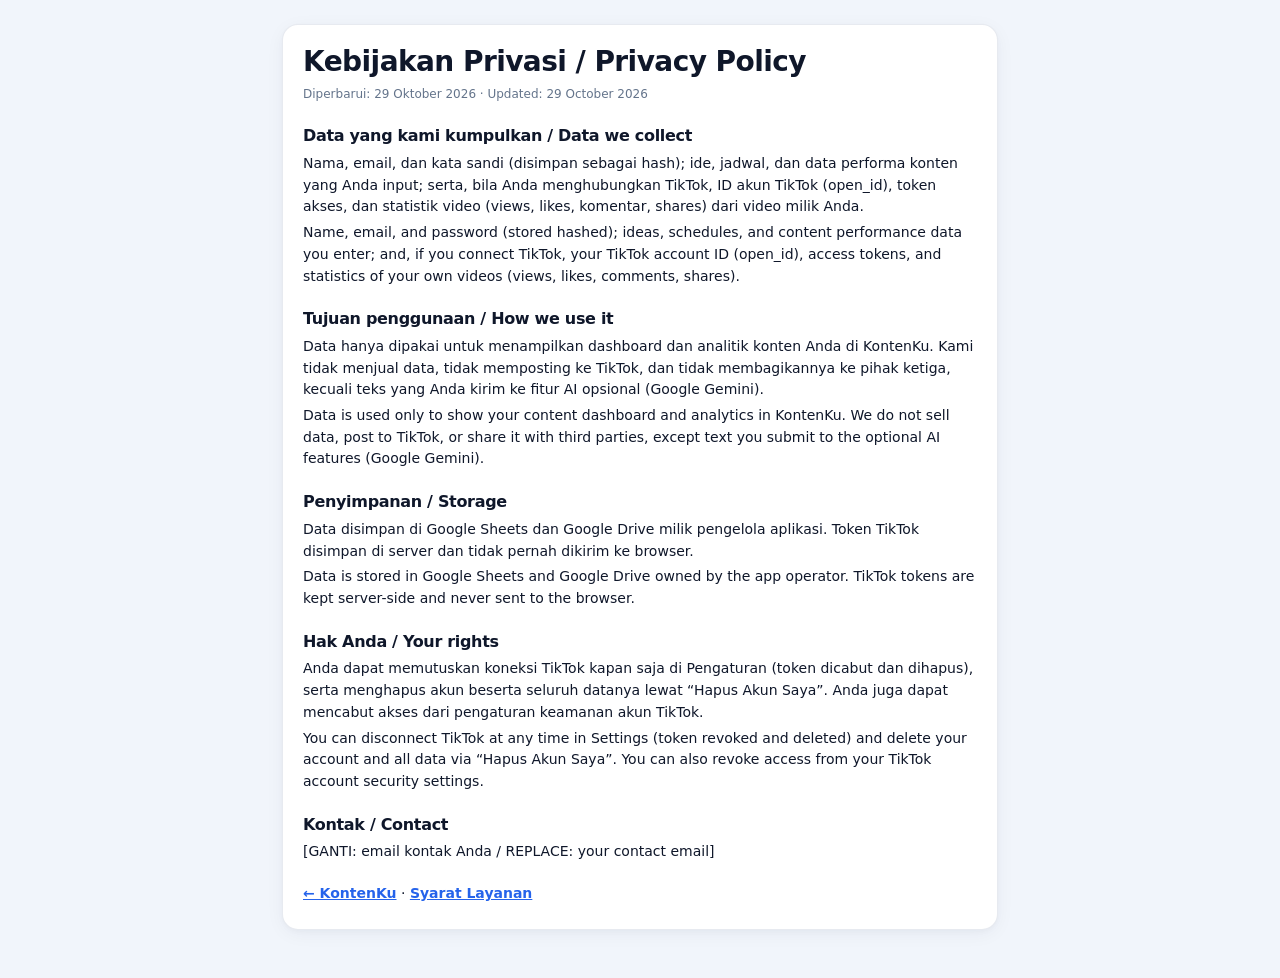
<file: privacy.html>
<!DOCTYPE html><html lang="id"><head><meta charset="UTF-8"><meta name="viewport" content="width=device-width,initial-scale=1"><title>Kebijakan Privasi — KontenKu</title><link rel="stylesheet" href="css/style.css"></head>
<body><main style="max-width:780px"><div class="card"><h1>Kebijakan Privasi / Privacy Policy</h1><p><small>Diperbarui: 29 Oktober 2026 · Updated: 29 October 2026</small></p>
<h3 style="margin-top:20px">Data yang kami kumpulkan / Data we collect</h3>
<p>Nama, email, dan kata sandi (disimpan sebagai hash); ide, jadwal, dan data performa konten yang Anda input; serta, bila Anda menghubungkan TikTok, ID akun TikTok (open_id), token akses, dan statistik video (views, likes, komentar, shares) dari video milik Anda.</p>
<p>Name, email, and password (stored hashed); ideas, schedules, and content performance data you enter; and, if you connect TikTok, your TikTok account ID (open_id), access tokens, and statistics of your own videos (views, likes, comments, shares).</p>
<h3 style="margin-top:20px">Tujuan penggunaan / How we use it</h3>
<p>Data hanya dipakai untuk menampilkan dashboard dan analitik konten Anda di KontenKu. Kami tidak menjual data, tidak memposting ke TikTok, dan tidak membagikannya ke pihak ketiga, kecuali teks yang Anda kirim ke fitur AI opsional (Google Gemini).</p>
<p>Data is used only to show your content dashboard and analytics in KontenKu. We do not sell data, post to TikTok, or share it with third parties, except text you submit to the optional AI features (Google Gemini).</p>
<h3 style="margin-top:20px">Penyimpanan / Storage</h3>
<p>Data disimpan di Google Sheets dan Google Drive milik pengelola aplikasi. Token TikTok disimpan di server dan tidak pernah dikirim ke browser.</p>
<p>Data is stored in Google Sheets and Google Drive owned by the app operator. TikTok tokens are kept server-side and never sent to the browser.</p>
<h3 style="margin-top:20px">Hak Anda / Your rights</h3>
<p>Anda dapat memutuskan koneksi TikTok kapan saja di Pengaturan (token dicabut dan dihapus), serta menghapus akun beserta seluruh datanya lewat “Hapus Akun Saya”. Anda juga dapat mencabut akses dari pengaturan keamanan akun TikTok.</p>
<p>You can disconnect TikTok at any time in Settings (token revoked and deleted) and delete your account and all data via “Hapus Akun Saya”. You can also revoke access from your TikTok account security settings.</p>
<h3 style="margin-top:20px">Kontak / Contact</h3><p>[GANTI: email kontak Anda / REPLACE: your contact email]</p>
<p style="margin-top:20px"><a href="index.html" style="color:var(--pr);font-weight:600">← KontenKu</a> · <a href="terms.html" style="color:var(--pr);font-weight:600">Syarat Layanan</a></p></div></main></body></html>
</file>
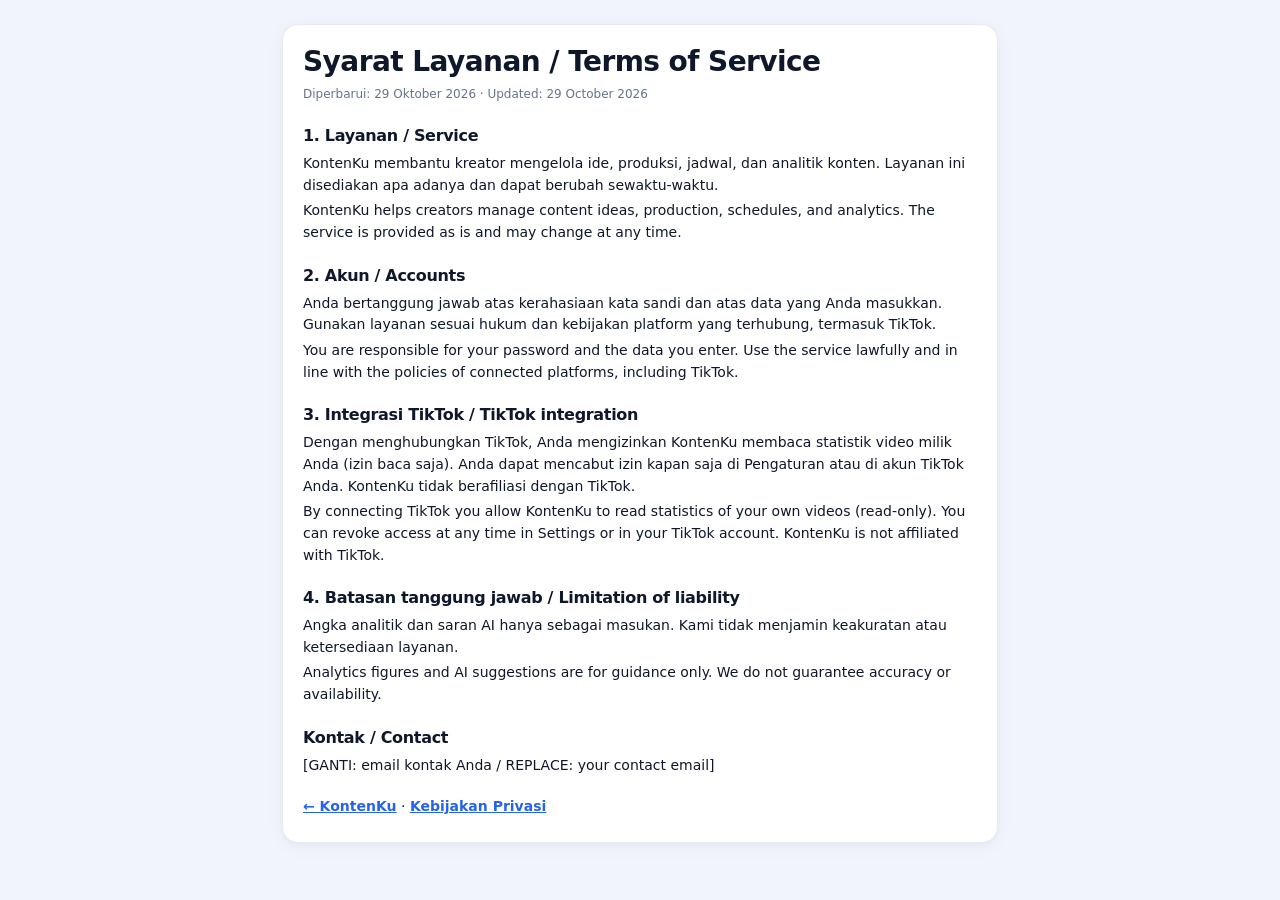
<file: terms.html>
<!DOCTYPE html><html lang="id"><head><meta charset="UTF-8"><meta name="viewport" content="width=device-width,initial-scale=1"><title>Syarat Layanan — KontenKu</title><link rel="stylesheet" href="css/style.css"></head>
<body><main style="max-width:780px"><div class="card"><h1>Syarat Layanan / Terms of Service</h1><p><small>Diperbarui: 29 Oktober 2026 · Updated: 29 October 2026</small></p>
<h3 style="margin-top:20px">1. Layanan / Service</h3>
<p>KontenKu membantu kreator mengelola ide, produksi, jadwal, dan analitik konten. Layanan ini disediakan apa adanya dan dapat berubah sewaktu-waktu.</p>
<p>KontenKu helps creators manage content ideas, production, schedules, and analytics. The service is provided as is and may change at any time.</p>
<h3 style="margin-top:20px">2. Akun / Accounts</h3>
<p>Anda bertanggung jawab atas kerahasiaan kata sandi dan atas data yang Anda masukkan. Gunakan layanan sesuai hukum dan kebijakan platform yang terhubung, termasuk TikTok.</p>
<p>You are responsible for your password and the data you enter. Use the service lawfully and in line with the policies of connected platforms, including TikTok.</p>
<h3 style="margin-top:20px">3. Integrasi TikTok / TikTok integration</h3>
<p>Dengan menghubungkan TikTok, Anda mengizinkan KontenKu membaca statistik video milik Anda (izin baca saja). Anda dapat mencabut izin kapan saja di Pengaturan atau di akun TikTok Anda. KontenKu tidak berafiliasi dengan TikTok.</p>
<p>By connecting TikTok you allow KontenKu to read statistics of your own videos (read-only). You can revoke access at any time in Settings or in your TikTok account. KontenKu is not affiliated with TikTok.</p>
<h3 style="margin-top:20px">4. Batasan tanggung jawab / Limitation of liability</h3>
<p>Angka analitik dan saran AI hanya sebagai masukan. Kami tidak menjamin keakuratan atau ketersediaan layanan.</p>
<p>Analytics figures and AI suggestions are for guidance only. We do not guarantee accuracy or availability.</p>
<h3 style="margin-top:20px">Kontak / Contact</h3><p>[GANTI: email kontak Anda / REPLACE: your contact email]</p>
<p style="margin-top:20px"><a href="index.html" style="color:var(--pr);font-weight:600">← KontenKu</a> · <a href="privacy.html" style="color:var(--pr);font-weight:600">Kebijakan Privasi</a></p></div></main></body></html>
</file>
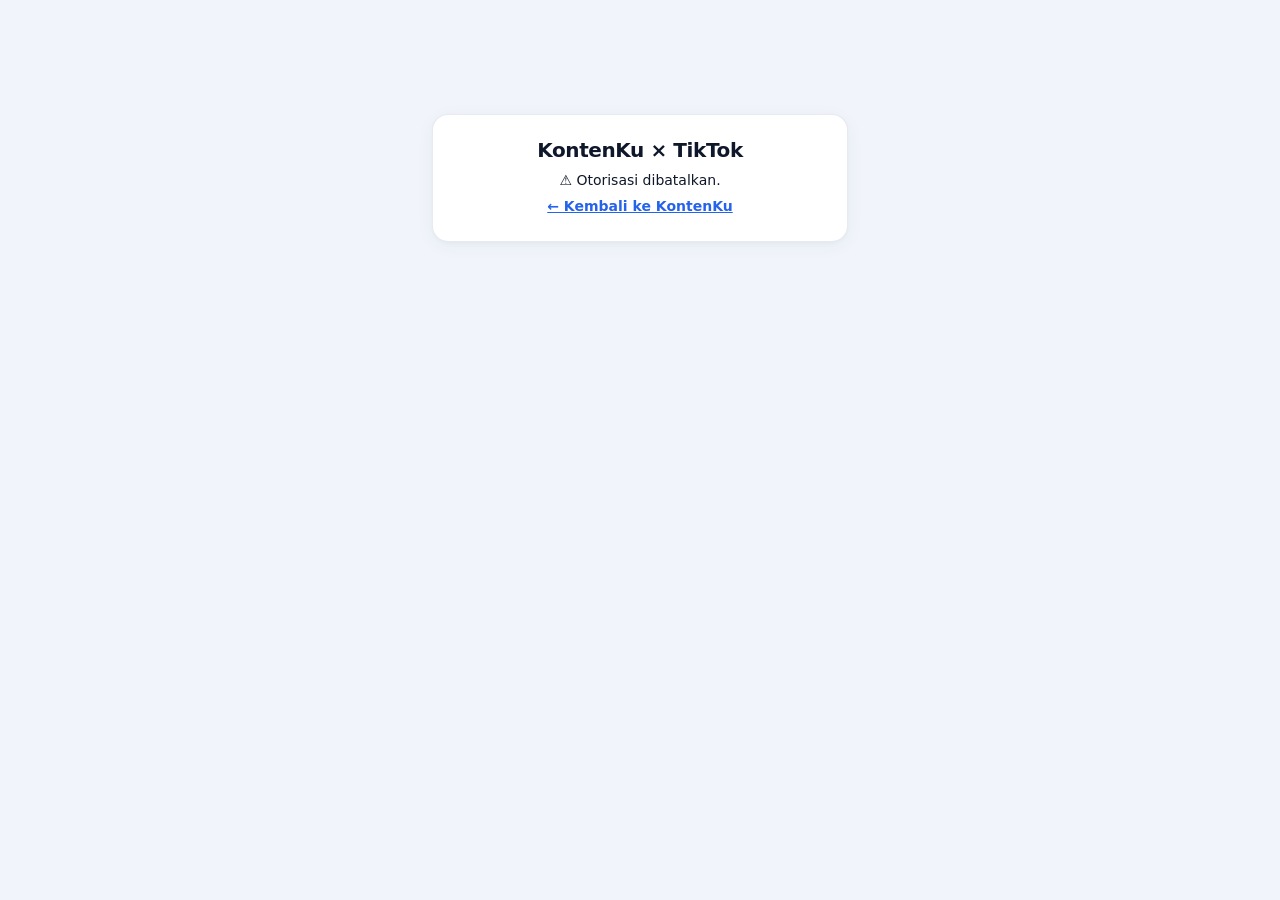
<file: tiktok-callback.html>
<!DOCTYPE html><html lang="id"><head><meta charset="UTF-8"><meta name="viewport" content="width=device-width,initial-scale=1"><title>Menghubungkan TikTok — KontenKu</title><link rel="stylesheet" href="css/style.css"></head>
<body><main style="max-width:480px;margin-top:10vh"><div class="card" style="text-align:center"><h2>KontenKu × TikTok</h2><p id="s">Menghubungkan akun TikTok…</p><p><a id="b" href="index.html" hidden style="color:var(--pr);font-weight:600">← Kembali ke KontenKu</a></p></div></main>
<script src="js/config.js"></script>
<script>
(async()=>{
  const q=new URLSearchParams(location.search),s=document.getElementById('s'),b=document.getElementById('b'),code=q.get('code'),state=q.get('state'),err=q.get('error');
  history.replaceState(null,'',location.pathname); /* sembunyikan kode dari address bar */
  try{
    if(err||!code)throw 'Otorisasi dibatalkan.';
    const r=await fetch(GAS_URL,{method:'POST',headers:{'Content-Type':'text/plain;charset=utf-8'},body:JSON.stringify({fn:'tiktokCallback',args:[code,state]})}).then(x=>x.json());
    if(!r.ok)throw r.pesan||'Gagal menghubungkan.';
    s.textContent='✅ Akun TikTok berhasil dihubungkan.';
  }catch(e){s.textContent='⚠️ '+(typeof e==='string'?e:'Tidak dapat terhubung ke server.')}
  b.hidden=false;
})();
</script></body></html>
</file>
<file: css/style.css>
:root{--cv:#F1F5FB;--nv:#0B1B3F;--nv2:#13306B;--pr:#2563EB;--tx:#0F172A;--mu:#64748B;--bd:rgba(19,48,107,.1);--sh:0 4px 20px -2px rgba(11,27,63,.06),0 2px 6px -1px rgba(11,27,63,.03);--sh2:0 12px 28px -4px rgba(11,27,63,.1);
--g1:linear-gradient(135deg,#2563EB,#3B82F6);--g2:linear-gradient(135deg,#F97316,#FBBF24);--g3:linear-gradient(135deg,#7C3AED,#A78BFA);--g4:linear-gradient(135deg,#16A34A,#34D399);--g5:linear-gradient(135deg,#0891B2,#22D3EE)}
*{box-sizing:border-box}
body{margin:0;font:14px/1.55 'Plus Jakarta Sans',system-ui,sans-serif;background:var(--cv);color:var(--tx);font-variant-numeric:tabular-nums lining-nums}
h1,h2,h3{margin:0;letter-spacing:-.02em}h1{font-size:28px;font-weight:800;line-height:1.2}h2{font-size:20px;font-weight:700}h3{font-size:16px;font-weight:700}
p{margin:.25rem 0}small{color:var(--mu);font-size:12px}a{cursor:pointer}[hidden]{display:none!important}
/* sidebar */
.side{position:fixed;inset:0 auto 0 0;width:260px;background:linear-gradient(180deg,var(--nv),var(--nv2));color:#cbd5e1;display:flex;flex-direction:column;padding:20px 14px;z-index:50;transition:transform .2s}
.logo{display:flex;align-items:center;gap:10px;color:#fff;font-size:20px;padding:0 8px 22px}.logo i{background:var(--g1);width:36px;height:36px;border-radius:10px;display:grid;place-items:center;font-size:18px}.logo small{background:rgba(255,255,255,.12);color:#fff;border-radius:99px;padding:0 8px}
nav{flex:1}nav a,.out{display:flex;align-items:center;gap:12px;padding:11px 14px;border-radius:12px;color:#cbd5e1;margin-bottom:4px;font-weight:500}
nav a:hover,.out:hover{background:rgba(255,255,255,.08);color:#fff}nav a.on{background:var(--g1);color:#fff;box-shadow:0 4px 12px rgba(37,99,235,.35)}
.sec{font-size:11px;font-weight:700;letter-spacing:.08em;color:#7d8db3;padding:16px 14px 6px}
.quote{display:flex;gap:10px;background:rgba(255,255,255,.07);border:1px solid rgba(255,255,255,.1);border-radius:14px;padding:12px;margin:10px 0;font-size:12px;color:#e2e8f0}.quote i{color:#FBBF24}
/* layout */
.mn{margin-left:260px;min-height:100vh}main{padding:24px 32px 48px;max-width:1600px;margin:auto}
.top{position:sticky;top:0;z-index:20;display:flex;align-items:center;gap:12px;padding:12px 32px;background:rgba(255,255,255,.85);backdrop-filter:blur(8px);border-bottom:1px solid var(--bd)}
.eyebrow{font-size:12px;font-weight:700;letter-spacing:.06em;color:var(--pr);display:flex;align-items:center;gap:8px}.dot{width:8px;height:8px;border-radius:50%;background:var(--pr)}.sp{flex:1}
.usr{display:flex;align-items:center;gap:10px;line-height:1.2}.usr small{display:block}.av{width:38px;height:38px;border-radius:50%;background:var(--g3);color:#fff;display:grid;place-items:center;font-weight:800}
.burger{display:none}.scrim{display:none}
.hd{display:flex;justify-content:space-between;align-items:flex-end;gap:16px;flex-wrap:wrap;margin-bottom:20px}.hd p{color:var(--mu)}.ac{display:flex;gap:10px;flex-wrap:wrap;align-items:center}
/* kartu */
.card{background:#fff;border-radius:16px;box-shadow:var(--sh);padding:20px;border:1px solid var(--bd);min-width:0}
.grid{display:grid;gap:24px;margin-bottom:24px}.k5{grid-template-columns:repeat(auto-fit,minmax(190px,1fr))}.c2{grid-template-columns:repeat(auto-fit,minmax(340px,1fr))}.c3{grid-template-columns:repeat(auto-fit,minmax(300px,1fr))}
.kpi{border-radius:16px;color:#fff;padding:18px;position:relative;box-shadow:var(--sh);min-height:130px;display:flex;flex-direction:column;gap:2px}
.kpi small{color:rgba(255,255,255,.9);font-weight:700;letter-spacing:.05em;text-transform:uppercase;font-size:11px}.kpi b{font-size:32px;font-weight:800;letter-spacing:-.025em;line-height:1.2}.kpi span{font-size:12px;margin-top:auto;opacity:.95}
.kpi .ki{position:absolute;right:14px;top:14px;width:40px;height:40px;border-radius:50%;background:rgba(255,255,255,.92);color:var(--tx);display:grid;place-items:center;font-size:18px}
.empty{text-align:center;padding:56px 20px}.empty i{font-size:40px;color:var(--pr)}
/* kontrol */
.btn{font:600 14px 'Plus Jakarta Sans',sans-serif;border-radius:12px;padding:10px 18px;border:1px solid transparent;cursor:pointer;display:inline-flex;gap:8px;align-items:center;transition:.15s;min-height:44px}
.btn-p{background:var(--g1);color:#fff;box-shadow:0 4px 12px rgba(37,99,235,.25)}.btn-p:hover{filter:brightness(1.06)}
.btn-s{background:#fff;border-color:var(--bd);color:var(--nv)}.btn-s:hover{background:#F8FAFC}
.btn-d{background:#FEE2E2;color:#991B1B}.btn-d:hover{background:#DC2626;color:#fff}.btn-sm{min-height:34px;padding:6px 12px;font-size:12px}.btn:disabled{opacity:.6;cursor:wait}
input,select,textarea{font:14px 'Plus Jakarta Sans',sans-serif;width:100%;background:#fff;border:1.5px solid var(--bd);border-radius:12px;padding:10px 14px;min-height:44px;color:var(--tx)}
input[type=checkbox],input[type=radio]{width:18px;height:18px;min-height:0;accent-color:var(--pr)}
input:focus,select:focus,textarea:focus,.btn:focus-visible,a:focus-visible{outline:none;border-color:var(--pr);box-shadow:0 0 0 3px rgba(37,99,235,.18)}
label.f{display:block;font-weight:600;font-size:13px;margin-bottom:12px}label.f>*:last-child{margin-top:6px;font-weight:400}
.g2{display:grid;grid-template-columns:repeat(auto-fit,minmax(170px,1fr));gap:0 14px}.ft{display:flex;justify-content:flex-end;gap:10px;margin-top:8px;flex-wrap:wrap}
.chip{display:inline-flex;align-items:center;height:24px;padding:0 10px;border-radius:99px;font-size:11px;font-weight:700;letter-spacing:.03em;background:#F1F5F9;color:#475569;white-space:nowrap}
.pl{color:#fff;border-radius:8px;border-radius:8px}.bd-b{background:#DBEAFE;color:#1D4ED8}.bd-r{background:#FEE2E2;color:#991B1B}.bd-s{background:#DCFCE7;color:#166534}.bd-y{background:#FEF9C3;color:#854D0E}.bd-g{background:#F1F5F9;color:#475569}
.seg{display:flex;gap:8px;flex-wrap:wrap}.seg label{cursor:pointer;display:flex;align-items:center;gap:6px;padding:8px 14px;border-radius:99px;background:#EEF2F9;font-weight:600}.seg label:has(input:checked){background:var(--pr);color:#fff}.seg input{display:none}
/* tabel */
.tw{overflow-x:auto;border-radius:12px}table{width:100%;border-collapse:collapse}
th{background:var(--nv);color:#fff;font-size:11px;font-weight:700;letter-spacing:.06em;text-transform:uppercase;text-align:left;padding:12px 14px;white-space:nowrap}th:first-child{border-radius:12px 0 0 0}th:last-child{border-radius:0 12px 0 0}
td{padding:10px 14px;border-bottom:1px solid #F1F5F9;height:56px}tr:hover td{background:#F8FAFC}td.r,th.r{text-align:right}
/* ide */
.ideg{display:grid;grid-template-columns:repeat(auto-fill,minmax(300px,1fr));gap:20px}.ide{display:flex;flex-direction:column;gap:10px;transition:.2s}.ide:hover{box-shadow:var(--sh2)}
.hook{border-left:3px solid var(--pr);background:#F4F7FD;border-radius:0 10px 10px 0;padding:10px 12px;font-size:13px;color:#334155}.row{display:flex;gap:8px;align-items:center;flex-wrap:wrap}.row.sb{justify-content:space-between}.ib{background:none;border:0;color:var(--mu);font-size:16px;cursor:pointer;padding:8px;border-radius:8px;min-width:36px;min-height:36px}.ib:hover{background:#EEF2F9;color:var(--pr)}
/* kanban */
.kan{display:grid;grid-template-columns:repeat(6,minmax(240px,1fr));gap:16px;overflow-x:auto;padding-bottom:12px}.col{background:#E8EEF8;border-radius:16px;padding:12px;min-height:240px}.col h4{margin:2px 4px 12px;display:flex;justify-content:space-between;font-size:14px}
.kc{background:#fff;border-radius:14px;padding:14px;margin-bottom:12px;box-shadow:var(--sh);cursor:grab;display:flex;flex-direction:column;gap:8px}.kc:hover{box-shadow:var(--sh2)}.kc b{font-size:14px;line-height:1.35}
.bar{height:6px;border-radius:9px;background:#E2E8F0;overflow:hidden}.bar i{display:block;height:100%;background:var(--g1);border-radius:9px}.red{color:#B91C1C;font-weight:600}
/* kalender */
.cal{display:grid;grid-template-columns:repeat(7,minmax(0,1fr));gap:1px;background:var(--bd);border-radius:12px;overflow:hidden}.cal .h{background:var(--nv);color:#fff;font-size:11px;font-weight:700;text-align:center;padding:8px}.cal .d{background:#fff;min-height:104px;padding:6px;cursor:pointer}.cal .d:hover{background:#F8FAFC}.cal .d.o{background:#F6F8FC;color:#94A3B8}.cal .d.t{background:#EFF6FF}.cal .d>b{font-size:12px}
.ev{display:block;font-size:11px;font-weight:600;border-radius:6px;padding:2px 6px;margin-top:3px;overflow:hidden;text-overflow:ellipsis;white-space:nowrap}.e1{background:#DBEAFE;color:#1D4ED8}.e2{background:#FFEDD5;color:#C2410C}.e3{background:#EDE9FE;color:#6D28D9}.e4{background:#DCFCE7;color:#166534}.e5{background:#FEE2E2;color:#991B1B}
.top5{display:flex;gap:12px;align-items:center;padding:10px 0;border-bottom:1px solid #F1F5F9}.rk{width:30px;height:30px;border-radius:50%;background:#E2E8F0;display:grid;place-items:center;font-weight:800;font-size:12px;flex:none}.top5:first-of-type .rk{background:#FBBF24}.top5>div{flex:1;min-width:0}.top5 b{display:block;overflow:hidden;text-overflow:ellipsis;white-space:nowrap}
.cta{background:linear-gradient(135deg,var(--nv),var(--nv2));color:#fff;border-radius:16px;padding:24px;display:flex;justify-content:space-between;align-items:center;gap:16px;flex-wrap:wrap}.cta p{color:#cbd5e1}
canvas{max-height:280px}
/* modal, toast, auth */
.ov{position:fixed;inset:0;background:rgba(11,27,63,.45);backdrop-filter:blur(4px);z-index:100;display:grid;place-items:center;padding:16px;overflow:auto}
.md{background:#fff;border-radius:16px;box-shadow:0 24px 48px -12px rgba(11,27,63,.3);padding:24px;width:min(640px,100%);max-height:92vh;overflow:auto}.md h2{margin-bottom:4px}
#toasts{position:fixed;right:16px;bottom:16px;z-index:200;display:grid;gap:8px}.toast{background:var(--nv);color:#fff;padding:12px 16px;border-radius:12px;box-shadow:var(--sh2);max-width:340px}.toast.er{background:#B91C1C}
#auth{min-height:100vh;display:grid;place-items:center;padding:16px;background:linear-gradient(160deg,var(--nv),var(--nv2))}.ab{width:min(420px,100%)}.ab .logo{padding-bottom:12px}.ab .logo b{color:var(--tx)}.ab .logo small{background:#E8EEF8;color:var(--nv)}.ab a{color:var(--pr);font-weight:600}
.skel{height:120px;border-radius:16px;margin-bottom:16px;background:linear-gradient(90deg,#E2E8F0 25%,#F1F5F9 50%,#E2E8F0 75%);background-size:200% 100%;animation:sk 1.2s infinite}@keyframes sk{to{background-position:-200% 0}}
/* responsif: tablet = ikon, ponsel = drawer */
@media(max-width:1279px){.side{width:72px;padding:20px 8px}.side span,.side .logo b,.side .logo small,.quote span,.sec{display:none}.mn{margin-left:72px}nav a,.out{justify-content:center}main{padding:20px}.top{padding:12px 20px}}
@media(max-width:767px){.side{width:260px;transform:translateX(-100%)}body.nav .side{transform:none}body.nav .side span,body.nav .side .logo b,body.nav .side .logo small,body.nav .quote span,body.nav .sec{display:revert}body.nav nav a,body.nav .out{justify-content:flex-start}
.mn{margin-left:0}.burger{display:inline-flex}body.nav .scrim{display:block;position:fixed;inset:0;background:rgba(11,27,63,.4);z-index:40}.usr div,.eyebrow{display:none}main{padding:16px}.top{padding:10px 16px}h1{font-size:22px}.cal .d{min-height:70px}.ev{font-size:10px}.kpi b{font-size:26px}}
@media print{.side,.top,.ac,.scrim,.ib,.btn{display:none!important}.mn{margin:0}body{background:#fff}.card,.kpi{box-shadow:none;break-inside:avoid;-webkit-print-color-adjust:exact;print-color-adjust:exact}}
@media(prefers-reduced-motion:reduce){*{animation:none!important;transition:none!important}}
#net{position:fixed;top:0;left:0;width:100%;height:3px;z-index:300;background:linear-gradient(90deg,var(--pr),#22D3EE,var(--pr));background-size:200% 100%;animation:sk 1s linear infinite}
#mdl2{z-index:110}
</file>
